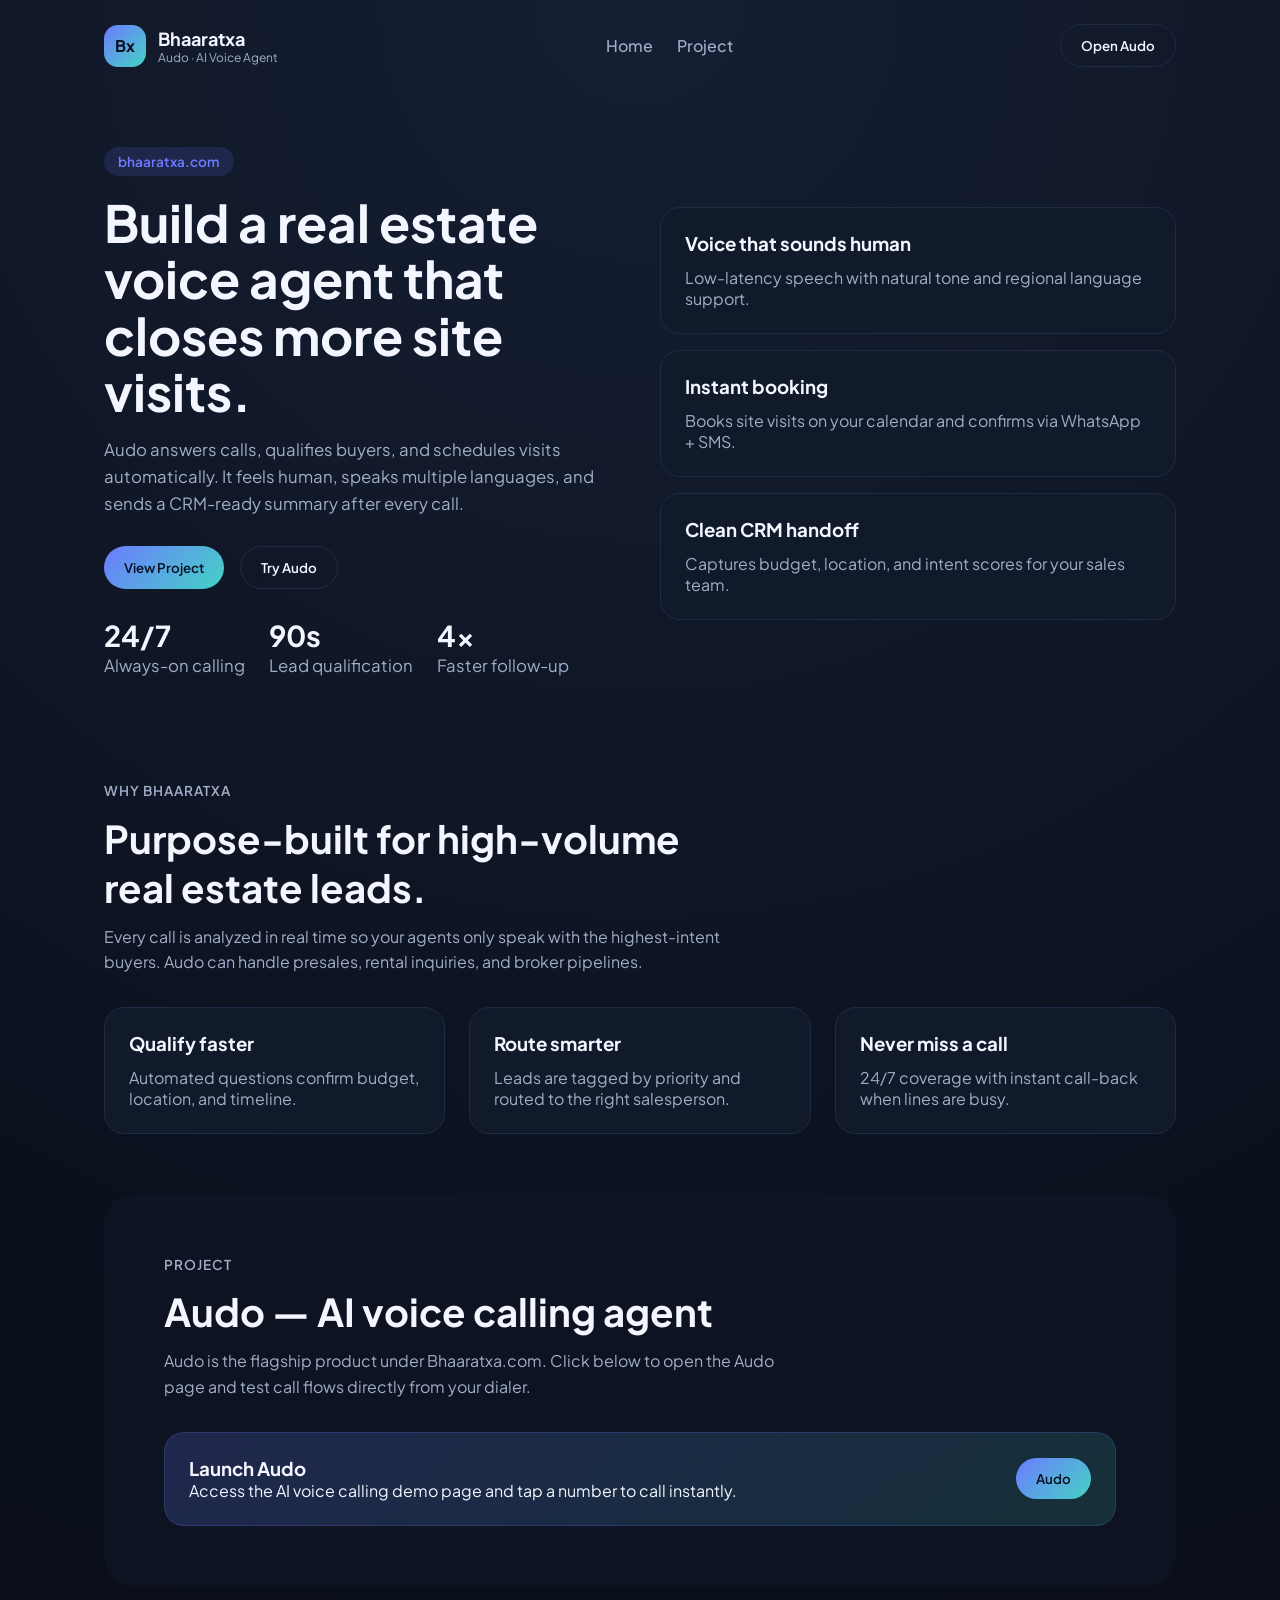
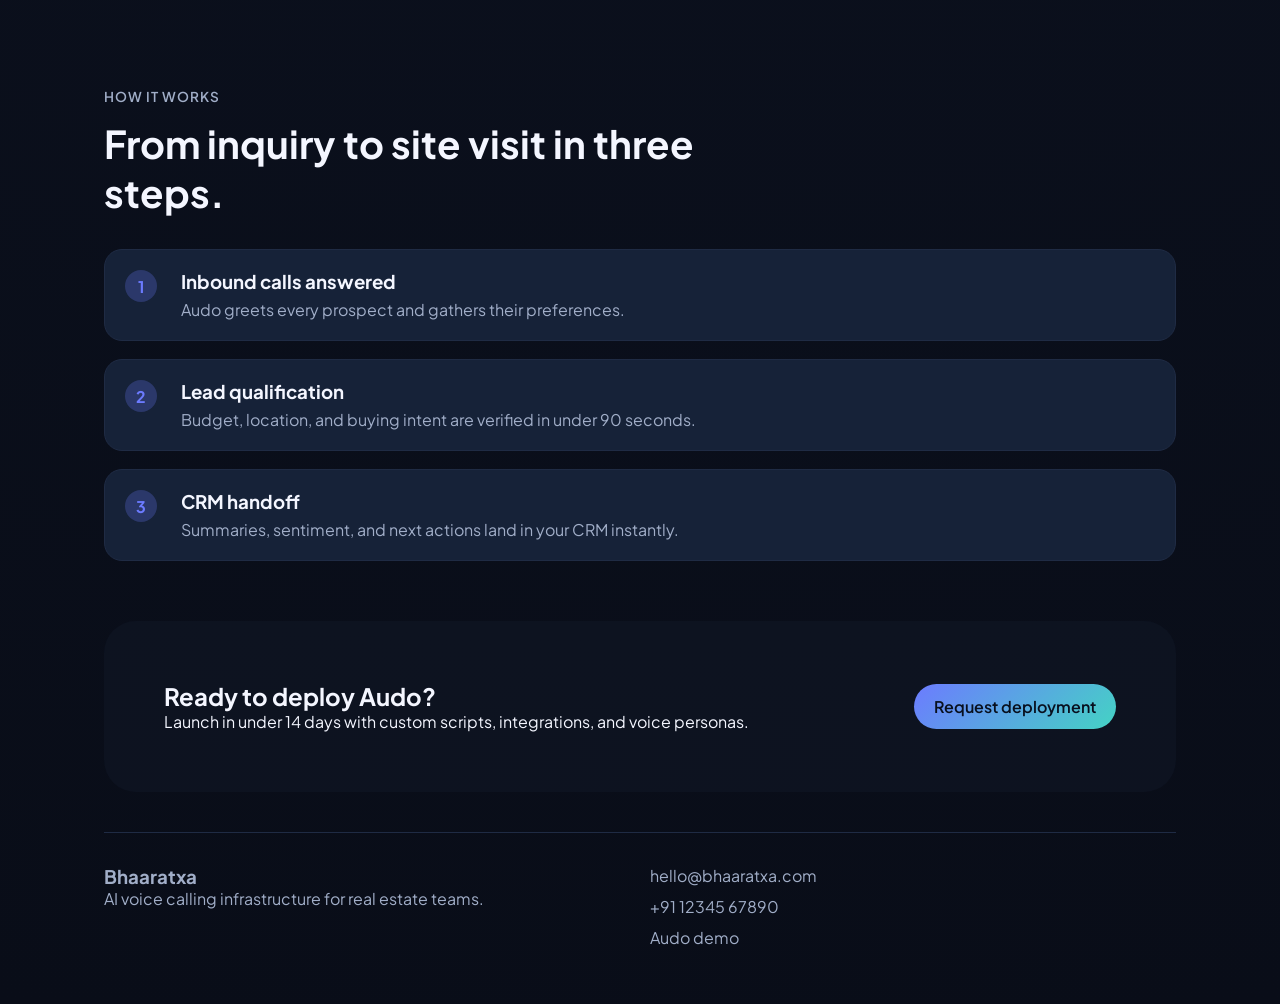
<file: index.html>
<!doctype html>
<html lang="en">
  <head>
    <meta charset="UTF-8" />
    <meta name="viewport" content="width=device-width, initial-scale=1" />
    <title>Bhaaratxa — Audo AI Voice Agent for Real Estate</title>
    <meta
      name="description"
      content="Bhaaratxa builds Audo, an AI voice agent that qualifies real estate leads, schedules site visits, and updates your CRM." />
    <meta property="og:title" content="Bhaaratxa — Audo AI Voice Agent" />
    <meta
      property="og:description"
      content="AI voice calling for real estate teams. Qualify leads, book visits, and scale follow-ups." />
    <meta property="og:type" content="website" />
    <link rel="preconnect" href="https://fonts.googleapis.com" />
    <link rel="preconnect" href="https://fonts.gstatic.com" crossorigin />
    <link
      href="https://fonts.googleapis.com/css2?family=Plus+Jakarta+Sans:wght@300;400;500;600;700&display=swap"
      rel="stylesheet" />
    <link rel="stylesheet" href="styles.css" />
  </head>
  <body>
    <div class="page">
      <header class="nav">
        <div class="brand">
          <span class="logo">Bx</span>
          <div>
            <p class="brand-name">Bhaaratxa</p>
            <p class="brand-tag">Audo · AI Voice Agent</p>
          </div>
        </div>
        <nav class="nav-links">
          <a href="#home">Home</a>
          <a href="#projects">Project</a>
        </nav>
        <button class="btn ghost" onclick="location.href='audo.html'">Open Audo</button>
      </header>

      <main id="home" class="hero">
        <div class="hero-content">
          <span class="pill">bhaaratxa.com</span>
          <h1>Build a real estate voice agent that closes more site visits.</h1>
          <p>
            Audo answers calls, qualifies buyers, and schedules visits automatically. It feels human,
            speaks multiple languages, and sends a CRM-ready summary after every call.
          </p>
          <div class="hero-actions">
            <button class="btn" onclick="location.href='#projects'">View Project</button>
            <button class="btn ghost" onclick="location.href='audo.html'">Try Audo</button>
          </div>
          <div class="hero-metrics">
            <div>
              <h3>24/7</h3>
              <p>Always-on calling</p>
            </div>
            <div>
              <h3>90s</h3>
              <p>Lead qualification</p>
            </div>
            <div>
              <h3>4x</h3>
              <p>Faster follow-up</p>
            </div>
          </div>
        </div>
        <div class="hero-card">
          <div class="card">
            <h3>Voice that sounds human</h3>
            <p>Low-latency speech with natural tone and regional language support.</p>
          </div>
          <div class="card">
            <h3>Instant booking</h3>
            <p>Books site visits on your calendar and confirms via WhatsApp + SMS.</p>
          </div>
          <div class="card">
            <h3>Clean CRM handoff</h3>
            <p>Captures budget, location, and intent scores for your sales team.</p>
          </div>
        </div>
      </main>

      <section class="section">
        <div class="section-heading">
          <p class="eyebrow">Why Bhaaratxa</p>
          <h2>Purpose-built for high-volume real estate leads.</h2>
          <p>
            Every call is analyzed in real time so your agents only speak with the highest-intent
            buyers. Audo can handle presales, rental inquiries, and broker pipelines.
          </p>
        </div>
        <div class="grid three">
          <div class="card">
            <h3>Qualify faster</h3>
            <p>Automated questions confirm budget, location, and timeline.</p>
          </div>
          <div class="card">
            <h3>Route smarter</h3>
            <p>Leads are tagged by priority and routed to the right salesperson.</p>
          </div>
          <div class="card">
            <h3>Never miss a call</h3>
            <p>24/7 coverage with instant call-back when lines are busy.</p>
          </div>
        </div>
      </section>

      <section id="projects" class="section alt">
        <div class="section-heading">
          <p class="eyebrow">Project</p>
          <h2>Audo — AI voice calling agent</h2>
          <p>
            Audo is the flagship product under Bhaaratxa.com. Click below to open the Audo page and
            test call flows directly from your dialer.
          </p>
        </div>
        <div class="project-card">
          <div>
            <h3>Launch Audo</h3>
            <p>Access the AI voice calling demo page and tap a number to call instantly.</p>
          </div>
          <button class="btn" onclick="location.href='audo.html'">Audo</button>
        </div>
      </section>

      <section class="section">
        <div class="section-heading">
          <p class="eyebrow">How it works</p>
          <h2>From inquiry to site visit in three steps.</h2>
        </div>
        <div class="timeline">
          <div class="timeline-step">
            <span>1</span>
            <div>
              <h3>Inbound calls answered</h3>
              <p>Audo greets every prospect and gathers their preferences.</p>
            </div>
          </div>
          <div class="timeline-step">
            <span>2</span>
            <div>
              <h3>Lead qualification</h3>
              <p>Budget, location, and buying intent are verified in under 90 seconds.</p>
            </div>
          </div>
          <div class="timeline-step">
            <span>3</span>
            <div>
              <h3>CRM handoff</h3>
              <p>Summaries, sentiment, and next actions land in your CRM instantly.</p>
            </div>
          </div>
        </div>
      </section>

      <section class="section alt">
        <div class="cta">
          <div>
            <h2>Ready to deploy Audo?</h2>
            <p>Launch in under 14 days with custom scripts, integrations, and voice personas.</p>
          </div>
          <a class="btn" href="mailto:hello@bhaaratxa.com">Request deployment</a>
        </div>
      </section>

      <footer class="footer">
        <div>
          <h3>Bhaaratxa</h3>
          <p>AI voice calling infrastructure for real estate teams.</p>
        </div>
        <div class="footer-links">
          <a href="mailto:hello@bhaaratxa.com">hello@bhaaratxa.com</a>
          <a href="tel:+911234567890">+91 12345 67890</a>
          <a href="audo.html">Audo demo</a>
        </div>
      </footer>
    </div>
    <script src="script.js"></script>
  </body>
</html>
</file>
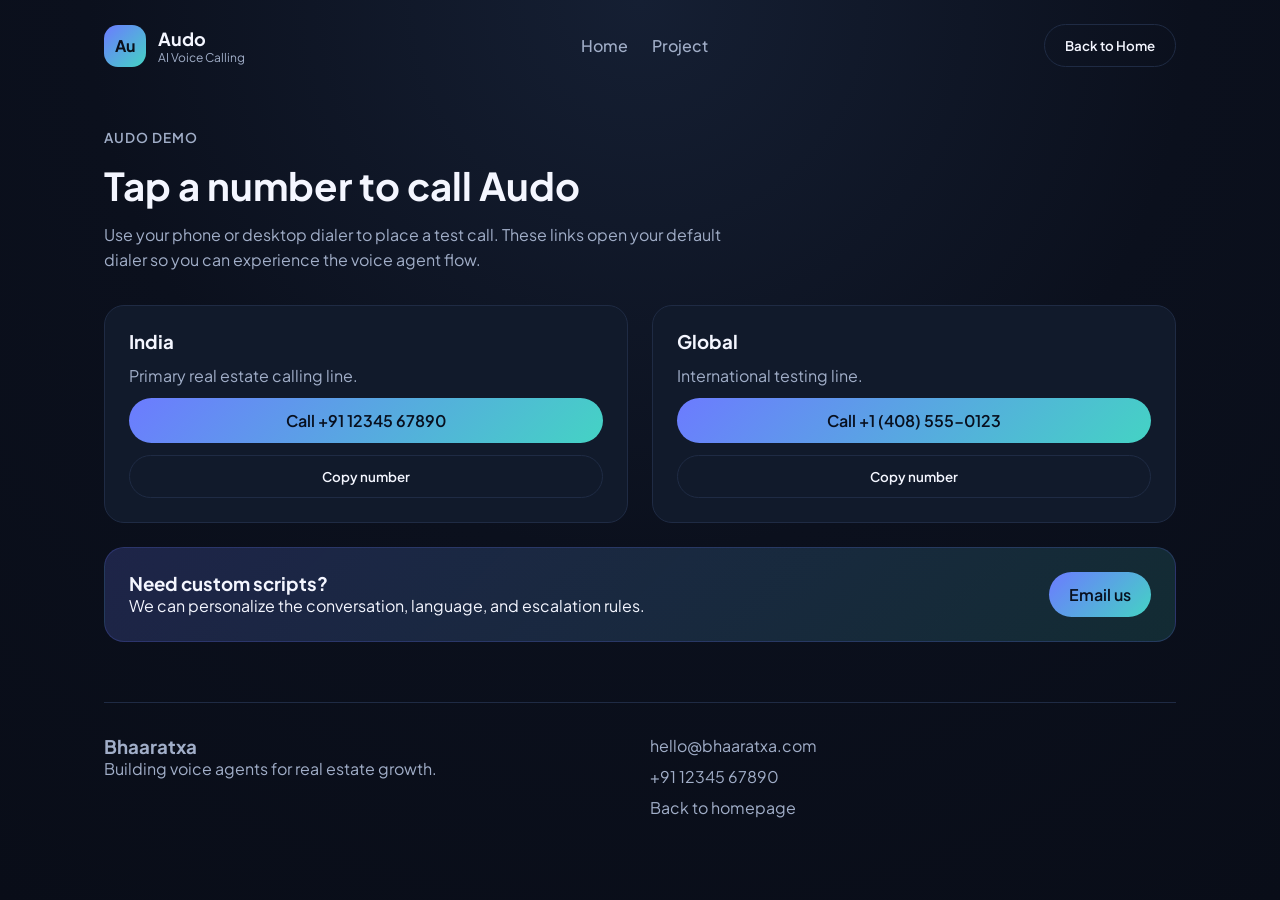
<file: audo.html>
<!doctype html>
<html lang="en">
  <head>
    <meta charset="UTF-8" />
    <meta name="viewport" content="width=device-width, initial-scale=1" />
    <title>Audo — AI Voice Calling</title>
    <meta
      name="description"
      content="Call Audo from your dialer to test the AI voice agent for real estate." />
    <meta property="og:title" content="Audo — AI Voice Calling" />
    <meta
      property="og:description"
      content="Tap a number to call the Audo AI voice agent for real estate." />
    <meta property="og:type" content="website" />
    <link rel="preconnect" href="https://fonts.googleapis.com" />
    <link rel="preconnect" href="https://fonts.gstatic.com" crossorigin />
    <link
      href="https://fonts.googleapis.com/css2?family=Plus+Jakarta+Sans:wght@300;400;500;600;700&display=swap"
      rel="stylesheet" />
    <link rel="stylesheet" href="styles.css" />
  </head>
  <body>
    <div class="page">
      <header class="nav">
        <div class="brand">
          <span class="logo">Au</span>
          <div>
            <p class="brand-name">Audo</p>
            <p class="brand-tag">AI Voice Calling</p>
          </div>
        </div>
        <nav class="nav-links">
          <a href="index.html#home">Home</a>
          <a href="index.html#projects">Project</a>
        </nav>
        <button class="btn ghost" onclick="location.href='index.html'">Back to Home</button>
      </header>

      <main class="section">
        <div class="section-heading">
          <p class="eyebrow">Audo Demo</p>
          <h2>Tap a number to call Audo</h2>
          <p>
            Use your phone or desktop dialer to place a test call. These links open your default
            dialer so you can experience the voice agent flow.
          </p>
        </div>

        <div class="grid two">
          <div class="card">
            <h3>India</h3>
            <p>Primary real estate calling line.</p>
            <a class="btn" href="tel:+911234567890">Call +91 12345 67890</a>
            <button class="btn ghost copy-btn" data-copy="+911234567890">Copy number</button>
          </div>
          <div class="card">
            <h3>Global</h3>
            <p>International testing line.</p>
            <a class="btn" href="tel:+14085550123">Call +1 (408) 555-0123</a>
            <button class="btn ghost copy-btn" data-copy="+14085550123">Copy number</button>
          </div>
        </div>

        <div class="project-card small">
          <div>
            <h3>Need custom scripts?</h3>
            <p>We can personalize the conversation, language, and escalation rules.</p>
          </div>
          <a class="btn" href="mailto:hello@bhaaratxa.com">Email us</a>
        </div>
      </main>

      <footer class="footer">
        <div>
          <h3>Bhaaratxa</h3>
          <p>Building voice agents for real estate growth.</p>
        </div>
        <div class="footer-links">
          <a href="mailto:hello@bhaaratxa.com">hello@bhaaratxa.com</a>
          <a href="tel:+911234567890">+91 12345 67890</a>
          <a href="index.html">Back to homepage</a>
        </div>
      </footer>
    </div>
    <script src="script.js"></script>
  </body>
</html>
</file>
<file: styles.css>
:root {
  color-scheme: dark;
  --bg: #0a0f1c;
  --surface: #111a2b;
  --surface-light: #162238;
  --text: #f4f6ff;
  --muted: #a1aec8;
  --accent: #6c7bff;
  --accent-2: #44d3c4;
  --outline: #1f2b44;
}

* {
  box-sizing: border-box;
  margin: 0;
  padding: 0;
  font-family: "Plus Jakarta Sans", sans-serif;
}

body {
  background: radial-gradient(circle at top, #151f33 0%, #0b101d 50%, #090d18 100%);
  color: var(--text);
  min-height: 100vh;
}

a {
  color: inherit;
  text-decoration: none;
}

.page {
  max-width: 1120px;
  margin: 0 auto;
  padding: 24px 24px 56px;
}

.nav {
  display: flex;
  align-items: center;
  justify-content: space-between;
  gap: 16px;
}

.brand {
  display: flex;
  align-items: center;
  gap: 12px;
}

.logo {
  width: 42px;
  height: 42px;
  border-radius: 14px;
  display: grid;
  place-items: center;
  background: linear-gradient(135deg, var(--accent), var(--accent-2));
  font-weight: 700;
  color: #0b0f1a;
}

.brand-name {
  font-weight: 700;
  font-size: 18px;
}

.brand-tag {
  font-size: 12px;
  color: var(--muted);
}

.nav-links {
  display: flex;
  gap: 24px;
  color: var(--muted);
  font-weight: 500;
}

.btn {
  border: none;
  padding: 12px 20px;
  border-radius: 999px;
  background: linear-gradient(135deg, var(--accent), var(--accent-2));
  color: #08101f;
  font-weight: 600;
  cursor: pointer;
  transition: transform 0.2s ease, box-shadow 0.2s ease;
  display: inline-flex;
  align-items: center;
  justify-content: center;
  gap: 6px;
}

.btn.ghost {
  background: transparent;
  border: 1px solid var(--outline);
  color: var(--text);
}

.btn:hover {
  transform: translateY(-2px);
  box-shadow: 0 14px 28px rgba(108, 123, 255, 0.2);
}

.hero {
  display: grid;
  grid-template-columns: repeat(auto-fit, minmax(280px, 1fr));
  gap: 40px;
  padding: 80px 0 40px;
  align-items: center;
}

.hero-content h1 {
  font-size: clamp(2.4rem, 4vw, 3.4rem);
  line-height: 1.1;
  margin: 18px 0;
}

.hero-content p {
  color: var(--muted);
  font-size: 1.05rem;
  line-height: 1.6;
}

.pill {
  display: inline-flex;
  padding: 6px 14px;
  border-radius: 999px;
  background: rgba(108, 123, 255, 0.15);
  color: var(--accent);
  font-weight: 600;
  font-size: 0.85rem;
}

.hero-actions {
  display: flex;
  gap: 16px;
  margin: 28px 0 0;
  flex-wrap: wrap;
}

.hero-metrics {
  display: flex;
  gap: 24px;
  margin-top: 28px;
  flex-wrap: wrap;
}

.hero-metrics h3 {
  font-size: 1.8rem;
}

.hero-metrics p {
  color: var(--muted);
}

.hero-card {
  display: grid;
  gap: 16px;
}

.section {
  padding: 60px 0 20px;
}

.section.alt {
  background: rgba(16, 23, 38, 0.6);
  border-radius: 32px;
  padding: 60px;
  margin: 40px 0;
}

.section-heading {
  max-width: 640px;
  margin-bottom: 32px;
}

.section-heading h2 {
  font-size: clamp(2rem, 3vw, 2.6rem);
  margin: 12px 0;
}

.section-heading p {
  color: var(--muted);
  line-height: 1.6;
}

.eyebrow {
  color: var(--accent);
  font-weight: 600;
  text-transform: uppercase;
  font-size: 0.85rem;
  letter-spacing: 1px;
}

.grid {
  display: grid;
  gap: 24px;
}

.grid.two {
  grid-template-columns: repeat(auto-fit, minmax(260px, 1fr));
}

.grid.three {
  grid-template-columns: repeat(auto-fit, minmax(220px, 1fr));
}

.card {
  background: var(--surface);
  border: 1px solid var(--outline);
  padding: 24px;
  border-radius: 20px;
  display: grid;
  gap: 12px;
}

.card p {
  color: var(--muted);
}

.project-card {
  background: linear-gradient(135deg, rgba(108, 123, 255, 0.2), rgba(71, 212, 196, 0.15));
  border: 1px solid rgba(108, 123, 255, 0.2);
  padding: 24px;
  border-radius: 20px;
  display: flex;
  align-items: center;
  justify-content: space-between;
  gap: 18px;
  flex-wrap: wrap;
}

.project-card.small {
  margin-top: 24px;
}

.timeline {
  display: grid;
  gap: 18px;
}

.timeline-step {
  display: grid;
  grid-template-columns: 40px 1fr;
  gap: 16px;
  align-items: start;
  background: var(--surface-light);
  border-radius: 18px;
  padding: 20px;
  border: 1px solid var(--outline);
}

.timeline-step span {
  width: 32px;
  height: 32px;
  border-radius: 50%;
  display: grid;
  place-items: center;
  background: rgba(108, 123, 255, 0.25);
  color: var(--accent);
  font-weight: 700;
}

.timeline-step p {
  color: var(--muted);
  margin-top: 6px;
}

.cta {
  display: flex;
  align-items: center;
  justify-content: space-between;
  gap: 20px;
  flex-wrap: wrap;
}

.footer {
  display: grid;
  grid-template-columns: repeat(auto-fit, minmax(200px, 1fr));
  gap: 20px;
  border-top: 1px solid var(--outline);
  padding-top: 32px;
  margin-top: 40px;
  color: var(--muted);
}

.footer-links {
  display: grid;
  gap: 10px;
}

@media (max-width: 900px) {
  .nav-links {
    display: none;
  }

  .section.alt {
    padding: 40px 28px;
  }
}

@media (max-width: 700px) {
  .page {
    padding: 20px 18px 40px;
  }
}
</file>
